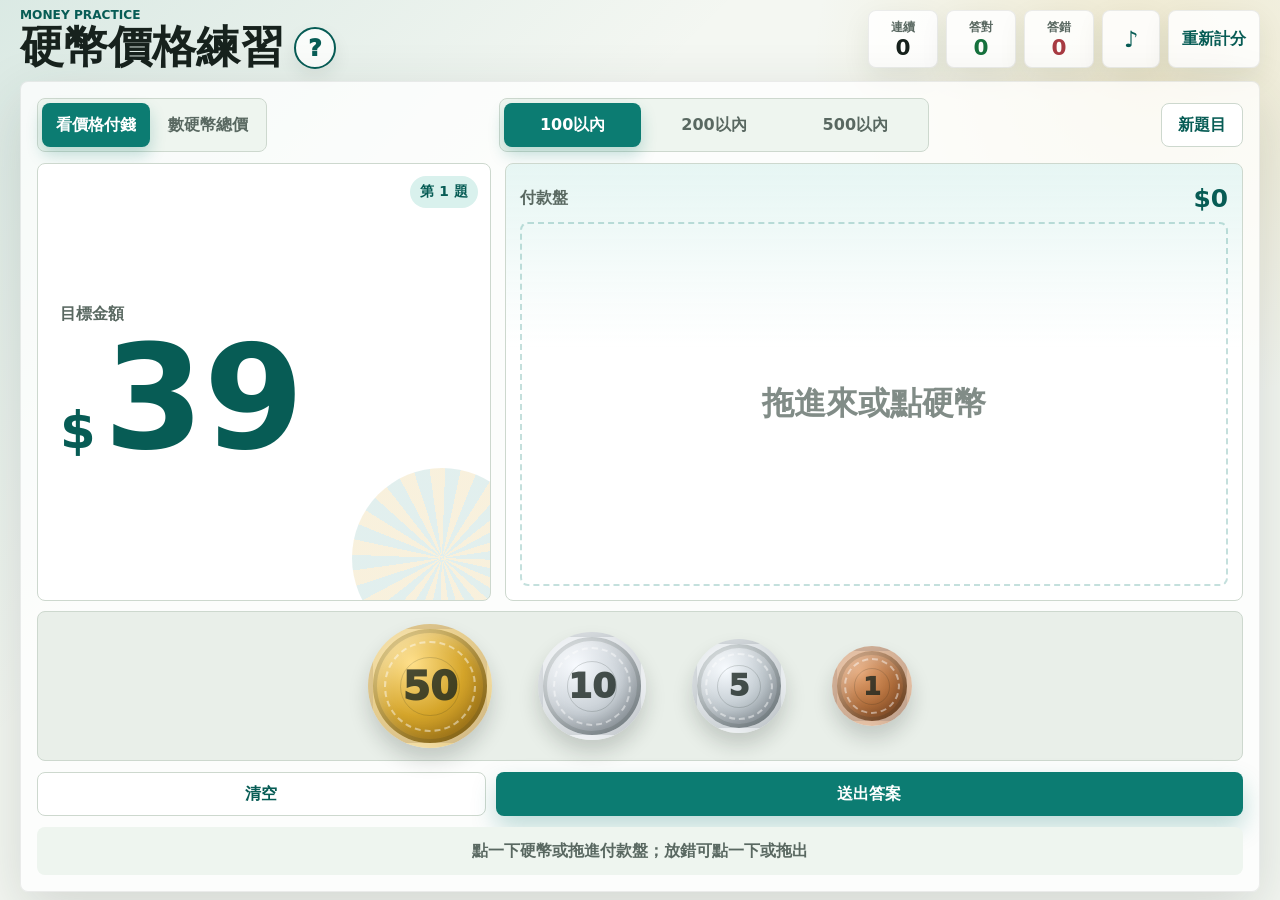
<file: index.html>
<!doctype html>
<html lang="zh-Hant">
  <head>
    <meta charset="utf-8" />
    <meta name="viewport" content="width=device-width, initial-scale=1, viewport-fit=cover" />
    <title>硬幣價格練習</title>
    <meta name="theme-color" content="#0c7c72" />
    <meta name="apple-mobile-web-app-capable" content="yes" />
    <meta name="apple-mobile-web-app-title" content="硬幣練習" />
    <meta name="apple-mobile-web-app-status-bar-style" content="black-translucent" />
    <link rel="manifest" href="manifest.webmanifest" />
    <link rel="apple-touch-icon" href="icons/apple-touch-icon.png" />
    <link rel="stylesheet" href="styles.css" />
  </head>
  <body>
    <div class="app-shell">
      <header class="topbar">
        <div class="brand-block">
          <p class="eyebrow">Money Practice</p>
          <div class="title-row">
            <h1>硬幣價格練習</h1>
            <button id="helpButton" class="help-button" type="button" aria-label="開啟說明" title="開啟說明">?</button>
          </div>
        </div>
        <div class="scoreboard" aria-label="答題統計">
          <div>
            <span class="score-label">連續</span>
            <strong id="streak">0</strong>
          </div>
          <div class="stat-correct">
            <span class="score-label">答對</span>
            <strong id="correctCount">0</strong>
          </div>
          <div class="stat-wrong">
            <span class="score-label">答錯</span>
            <strong id="wrongCount">0</strong>
          </div>
          <button id="soundToggle" class="icon-button" type="button" aria-pressed="false" aria-label="音效開關" title="音效開關">
            <span id="soundIcon" aria-hidden="true">♪</span>
          </button>
          <button id="resetScoreButton" class="reset-button" type="button">重新計分</button>
        </div>
      </header>

      <main class="game-board" aria-live="polite">
        <section class="control-strip" aria-label="遊戲模式">
          <div class="mode-tabs" role="tablist" aria-label="選擇練習模式">
            <button id="payMode" class="mode-tab is-active" type="button" role="tab" aria-selected="true">
              看價格付錢
            </button>
            <button id="countMode" class="mode-tab" type="button" role="tab" aria-selected="false">
              數硬幣總價
            </button>
          </div>
          <div class="range-tabs" role="group" aria-label="選擇金額區段">
            <button class="range-tab is-active" type="button" data-range="under100">100以內</button>
            <button class="range-tab" type="button" data-range="under200">200以內</button>
            <button class="range-tab" type="button" data-range="under500">500以內</button>
          </div>
          <button id="newRoundButton" class="text-button" type="button">新題目</button>
        </section>

        <section class="play-area">
          <div class="challenge-panel">
            <div class="round-chip">第 <span id="roundNumber">1</span> 題</div>
            <div id="payChallenge" class="challenge-view">
              <p class="task-label">目標金額</p>
              <div class="price-card">
                <span class="currency">$</span>
                <strong id="targetAmount">0</strong>
              </div>
            </div>
            <div id="countChallenge" class="challenge-view is-hidden">
              <p class="task-label">硬幣總價</p>
              <div id="questionCoins" class="question-coins" aria-label="題目硬幣"></div>
            </div>
          </div>

          <div class="workspace">
            <div id="dropZone" class="drop-zone" aria-label="付款盤">
              <div class="drop-zone-head">
                <span id="dropZoneTitle">付款盤</span>
                <strong id="currentTotal">$0</strong>
              </div>
              <div id="placedCoins" class="placed-coins"></div>
              <div id="emptyHint" class="empty-hint">拖進來或點硬幣</div>
            </div>

            <div id="answerPanel" class="answer-panel is-hidden" aria-label="輸入答案">
              <div class="answer-display">
                <span>你的答案</span>
                <strong><span id="answerValue">0</span></strong>
              </div>
              <div class="number-pad">
                <button type="button" data-number="1">1</button>
                <button type="button" data-number="2">2</button>
                <button type="button" data-number="3">3</button>
                <button type="button" data-number="4">4</button>
                <button type="button" data-number="5">5</button>
                <button type="button" data-number="6">6</button>
                <button type="button" data-number="7">7</button>
                <button type="button" data-number="8">8</button>
                <button type="button" data-number="9">9</button>
                <button type="button" data-action="backspace">⌫</button>
                <button type="button" data-number="0">0</button>
                <button type="button" data-action="clear">C</button>
              </div>
            </div>
          </div>
        </section>

        <section class="coin-bank" aria-label="可使用硬幣">
          <div class="coin-row">
            <button class="coin coin-50" type="button" data-coin="50" aria-label="50元硬幣">
              <span>50</span>
            </button>
            <button class="coin coin-10" type="button" data-coin="10" aria-label="10元硬幣">
              <span>10</span>
            </button>
            <button class="coin coin-5" type="button" data-coin="5" aria-label="5元硬幣">
              <span>5</span>
            </button>
            <button class="coin coin-1" type="button" data-coin="1" aria-label="1元硬幣">
              <span>1</span>
            </button>
          </div>
        </section>

        <section class="action-row" aria-label="作答操作">
          <button id="clearButton" class="tool-button" type="button">清空</button>
          <button id="checkButton" class="primary-button" type="button">送出答案</button>
        </section>

        <div id="feedback" class="feedback" role="status">準備開始</div>
      </main>
    </div>

    <script src="script.js"></script>
  </body>
</html>
</file>
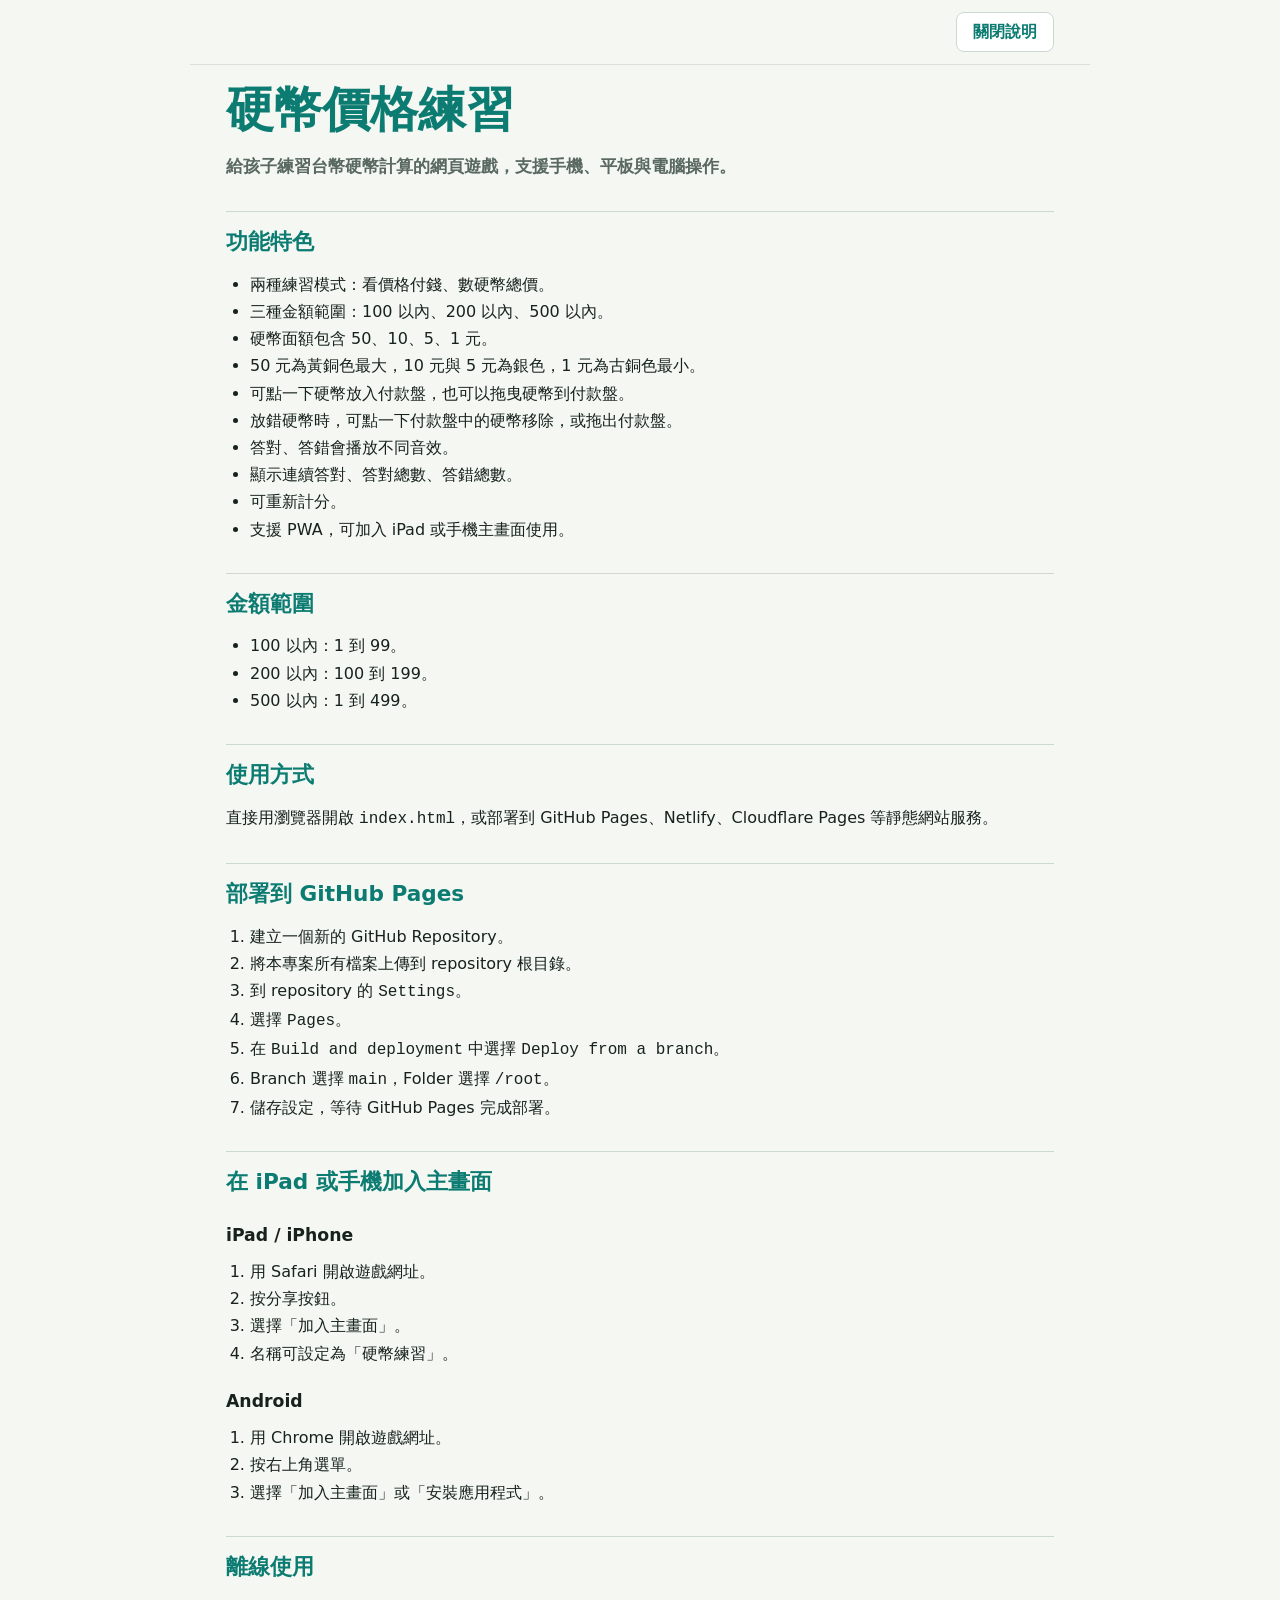
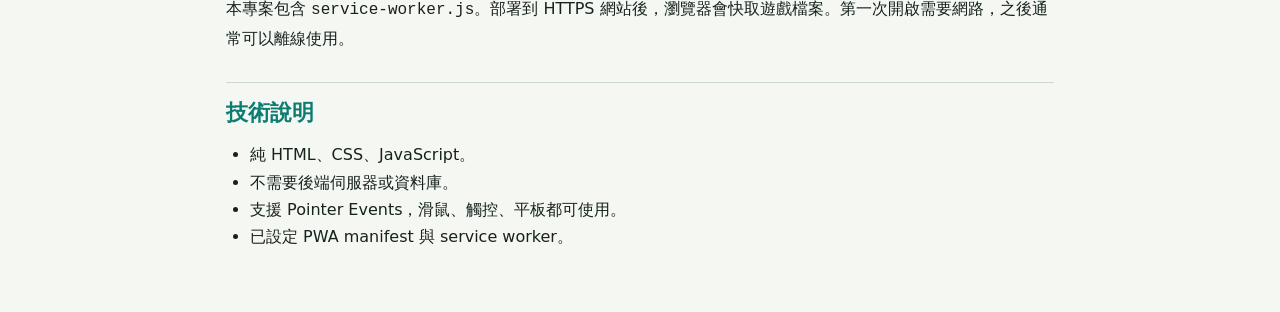
<file: readme.html>
<!doctype html>
<html lang="zh-Hant">
  <head>
    <meta charset="utf-8" />
    <meta name="viewport" content="width=device-width, initial-scale=1" />
    <title>硬幣價格練習 - 說明</title>
    <style>
      :root {
        color-scheme: light;
        --bg: #f4f7f2;
        --ink: #17221d;
        --muted: #596861;
        --accent: #0c7c72;
        --line: #cdd8ce;
        font-family: "Segoe UI", "Noto Sans TC", system-ui, sans-serif;
      }

      * {
        box-sizing: border-box;
      }

      body {
        margin: 0;
        background: var(--bg);
        color: var(--ink);
        line-height: 1.7;
      }

      main {
        width: min(900px, 100%);
        margin: 0 auto;
        padding: 24px clamp(16px, 4vw, 36px) 48px;
      }

      h1 {
        margin: 0 0 16px;
        color: var(--accent);
        font-size: clamp(2rem, 6vw, 3rem);
        line-height: 1.1;
      }

      h2 {
        margin: 30px 0 10px;
        padding-top: 12px;
        border-top: 1px solid var(--line);
        color: var(--accent);
        font-size: 1.35rem;
      }

      h3 {
        margin: 20px 0 8px;
        font-size: 1.08rem;
      }

      p {
        margin: 0 0 12px;
      }

      ul,
      ol {
        margin: 8px 0 14px;
        padding-left: 1.5rem;
      }

      code,
      pre {
        font-family: Consolas, "Courier New", monospace;
      }

      pre {
        overflow: auto;
        padding: 12px;
        border: 1px solid var(--line);
        border-radius: 8px;
        background: #fff;
      }

      .lead {
        color: var(--muted);
        font-size: 1.08rem;
        font-weight: 700;
      }

      .close-row {
        position: sticky;
        top: 0;
        z-index: 1;
        margin: -24px calc(clamp(16px, 4vw, 36px) * -1) 18px;
        padding: 12px clamp(16px, 4vw, 36px);
        display: flex;
        justify-content: flex-end;
        background: rgba(244, 247, 242, 0.94);
        backdrop-filter: blur(8px);
        border-bottom: 1px solid rgba(205, 216, 206, 0.7);
      }

      button {
        min-height: 40px;
        padding: 0 16px;
        border: 1px solid var(--line);
        border-radius: 8px;
        background: #fff;
        color: var(--accent);
        cursor: pointer;
        font: inherit;
        font-weight: 900;
      }
    </style>
  </head>
  <body>
    <main>
      <div class="close-row">
        <button type="button" onclick="window.close()">關閉說明</button>
      </div>

      <h1>硬幣價格練習</h1>
      <p class="lead">給孩子練習台幣硬幣計算的網頁遊戲，支援手機、平板與電腦操作。</p>

      <h2>功能特色</h2>
      <ul>
        <li>兩種練習模式：看價格付錢、數硬幣總價。</li>
        <li>三種金額範圍：100 以內、200 以內、500 以內。</li>
        <li>硬幣面額包含 50、10、5、1 元。</li>
        <li>50 元為黃銅色最大，10 元與 5 元為銀色，1 元為古銅色最小。</li>
        <li>可點一下硬幣放入付款盤，也可以拖曳硬幣到付款盤。</li>
        <li>放錯硬幣時，可點一下付款盤中的硬幣移除，或拖出付款盤。</li>
        <li>答對、答錯會播放不同音效。</li>
        <li>顯示連續答對、答對總數、答錯總數。</li>
        <li>可重新計分。</li>
        <li>支援 PWA，可加入 iPad 或手機主畫面使用。</li>
      </ul>

      <h2>金額範圍</h2>
      <ul>
        <li>100 以內：1 到 99。</li>
        <li>200 以內：100 到 199。</li>
        <li>500 以內：1 到 499。</li>
      </ul>

      <h2>使用方式</h2>
      <p>直接用瀏覽器開啟 <code>index.html</code>，或部署到 GitHub Pages、Netlify、Cloudflare Pages 等靜態網站服務。</p>

      <h2>部署到 GitHub Pages</h2>
      <ol>
        <li>建立一個新的 GitHub Repository。</li>
        <li>將本專案所有檔案上傳到 repository 根目錄。</li>
        <li>到 repository 的 <code>Settings</code>。</li>
        <li>選擇 <code>Pages</code>。</li>
        <li>在 <code>Build and deployment</code> 中選擇 <code>Deploy from a branch</code>。</li>
        <li>Branch 選擇 <code>main</code>，Folder 選擇 <code>/root</code>。</li>
        <li>儲存設定，等待 GitHub Pages 完成部署。</li>
      </ol>

      <h2>在 iPad 或手機加入主畫面</h2>
      <h3>iPad / iPhone</h3>
      <ol>
        <li>用 Safari 開啟遊戲網址。</li>
        <li>按分享按鈕。</li>
        <li>選擇「加入主畫面」。</li>
        <li>名稱可設定為「硬幣練習」。</li>
      </ol>

      <h3>Android</h3>
      <ol>
        <li>用 Chrome 開啟遊戲網址。</li>
        <li>按右上角選單。</li>
        <li>選擇「加入主畫面」或「安裝應用程式」。</li>
      </ol>

      <h2>離線使用</h2>
      <p>本專案包含 <code>service-worker.js</code>。部署到 HTTPS 網站後，瀏覽器會快取遊戲檔案。第一次開啟需要網路，之後通常可以離線使用。</p>

      <h2>技術說明</h2>
      <ul>
        <li>純 HTML、CSS、JavaScript。</li>
        <li>不需要後端伺服器或資料庫。</li>
        <li>支援 Pointer Events，滑鼠、觸控、平板都可使用。</li>
        <li>已設定 PWA manifest 與 service worker。</li>
      </ul>
    </main>
  </body>
</html>
</file>
<file: styles.css>
:root {
  color-scheme: light;
  --bg: #f4f7f2;
  --ink: #17221d;
  --muted: #596861;
  --panel: #ffffff;
  --panel-2: #eef5ef;
  --line: #cdd8ce;
  --accent: #0c7c72;
  --accent-strong: #075c55;
  --accent-soft: #d9f1ed;
  --danger: #a83b42;
  --success: #16713d;
  --coin-gold: #d5a52a;
  --coin-gold-dark: #9a6b10;
  --coin-silver: #c9d0d6;
  --coin-silver-dark: #7f8a92;
  --coin-bronze: #b46f3b;
  --coin-bronze-dark: #74401f;
  --shadow: 0 20px 60px rgba(35, 52, 42, 0.16);
  font-family: "Segoe UI", "Noto Sans TC", system-ui, sans-serif;
}

* {
  box-sizing: border-box;
}

html,
body {
  height: 100%;
  min-height: 100%;
}

body {
  margin: 0;
  background:
    linear-gradient(135deg, rgba(12, 124, 114, 0.11), transparent 34%),
    radial-gradient(circle at 90% 8%, rgba(213, 165, 42, 0.18), transparent 24%),
    var(--bg);
  color: var(--ink);
  -webkit-tap-highlight-color: transparent;
  overflow: hidden;
  overscroll-behavior: none;
}

button,
input {
  font: inherit;
}

button {
  border: 0;
  color: inherit;
}

.app-shell {
  width: 100%;
  height: 100svh;
  min-height: 0;
  margin: 0 auto;
  padding:
    max(8px, env(safe-area-inset-top))
    clamp(8px, 1.8vw, 20px)
    max(8px, env(safe-area-inset-bottom));
  display: flex;
  flex-direction: column;
  gap: clamp(6px, 1.2vh, 12px);
  overflow: auto;
  overscroll-behavior: contain;
}

.topbar {
  flex: 0 0 auto;
  display: flex;
  justify-content: space-between;
  align-items: center;
  gap: 16px;
}

.eyebrow {
  margin: 0 0 3px;
  color: var(--accent-strong);
  font-size: 0.76rem;
  font-weight: 800;
  letter-spacing: 0;
  text-transform: uppercase;
}

.title-row {
  display: flex;
  align-items: center;
  gap: 10px;
}

h1 {
  margin: 0;
  font-size: clamp(1.55rem, 3.4vw, 2.75rem);
  line-height: 1.04;
}

.help-button {
  width: clamp(32px, 4vw, 42px);
  height: clamp(32px, 4vw, 42px);
  flex: 0 0 auto;
  display: grid;
  place-items: center;
  border: 2px solid var(--accent-strong);
  border-radius: 50%;
  background: rgba(255, 255, 255, 0.78);
  color: var(--accent-strong);
  cursor: pointer;
  font-size: clamp(1.1rem, 2.2vw, 1.45rem);
  font-weight: 950;
  line-height: 1;
  box-shadow: 0 8px 18px rgba(24, 46, 35, 0.08);
}

.scoreboard {
  display: flex;
  align-items: stretch;
  gap: 8px;
}

.scoreboard > div,
.icon-button,
.reset-button {
  min-width: 70px;
  min-height: clamp(48px, 7vh, 58px);
  border: 1px solid rgba(23, 34, 29, 0.08);
  border-radius: 8px;
  background: rgba(255, 255, 255, 0.86);
  box-shadow: 0 10px 28px rgba(24, 46, 35, 0.08);
}

.scoreboard > div {
  padding: 8px 12px;
  display: grid;
  place-items: center;
}

.score-label {
  color: var(--muted);
  font-size: 0.78rem;
  font-weight: 700;
}

.scoreboard strong {
  font-size: 1.35rem;
  line-height: 1;
}

.stat-correct strong {
  color: var(--success);
}

.stat-wrong strong {
  color: var(--danger);
}

.icon-button {
  width: 58px;
  min-width: 58px;
  cursor: pointer;
  color: var(--accent-strong);
  font-size: 1.4rem;
}

.icon-button.is-muted {
  color: var(--muted);
}

.reset-button {
  min-width: 92px;
  padding: 0 12px;
  cursor: pointer;
  color: var(--accent-strong);
  font-weight: 900;
  white-space: nowrap;
}

.game-board {
  flex: 1;
  min-height: 0;
  display: flex;
  flex-direction: column;
  gap: clamp(6px, 1.2vh, 12px);
  border: 1px solid rgba(23, 34, 29, 0.08);
  border-radius: 8px;
  background: rgba(255, 255, 255, 0.74);
  box-shadow: var(--shadow);
  padding: clamp(8px, 1.5vw, 16px);
  overflow: hidden;
}

.control-strip {
  flex: 0 0 auto;
  display: flex;
  align-items: center;
  justify-content: space-between;
  gap: 12px;
}

.mode-tabs,
.range-tabs {
  display: grid;
  gap: 4px;
  padding: 4px;
  border: 1px solid var(--line);
  border-radius: 8px;
  background: var(--panel-2);
}

.mode-tabs {
  grid-template-columns: repeat(2, minmax(0, 1fr));
}

.range-tabs {
  flex: 1;
  max-width: 430px;
  grid-template-columns: repeat(3, minmax(0, 1fr));
}

.mode-tab,
.range-tab,
.text-button,
.tool-button,
.primary-button {
  min-height: clamp(38px, 6vh, 44px);
  border-radius: 8px;
  cursor: pointer;
  font-weight: 800;
  transition: transform 140ms ease, background 140ms ease, color 140ms ease, box-shadow 140ms ease;
}

.mode-tab,
.range-tab {
  padding: 0 14px;
  background: transparent;
  color: var(--muted);
  white-space: nowrap;
}

.mode-tab.is-active,
.range-tab.is-active {
  background: var(--accent);
  color: #fff;
  box-shadow: 0 8px 16px rgba(12, 124, 114, 0.24);
}

.text-button,
.tool-button {
  padding: 0 16px;
  border: 1px solid var(--line);
  background: #fff;
  color: var(--accent-strong);
  white-space: nowrap;
}

.primary-button {
  padding: 0 22px;
  background: var(--accent);
  color: #fff;
  box-shadow: 0 12px 24px rgba(12, 124, 114, 0.25);
  white-space: nowrap;
}

@media (hover: hover) {
  .mode-tab:hover,
  .range-tab:hover,
  .text-button:hover,
  .tool-button:hover,
  .primary-button:hover,
  .icon-button:hover,
  .help-button:hover {
    transform: translateY(-1px);
  }
}

.play-area {
  flex: 1 1 auto;
  min-height: 0;
  display: grid;
  grid-template-columns: minmax(270px, 0.86fr) minmax(320px, 1.4fr);
  gap: 14px;
}

.challenge-panel,
.drop-zone,
.answer-panel {
  border: 1px solid var(--line);
  border-radius: 8px;
  background: var(--panel);
}

.challenge-panel {
  min-height: 0;
  padding: clamp(14px, 2.4vw, 22px);
  display: grid;
  align-content: center;
  gap: 18px;
  position: relative;
  overflow: hidden;
}

.challenge-panel::before {
  content: "";
  position: absolute;
  inset: auto -42px -48px auto;
  width: 180px;
  aspect-ratio: 1;
  border-radius: 50%;
  background: repeating-conic-gradient(from 22deg, rgba(12, 124, 114, 0.12) 0 10deg, rgba(213, 165, 42, 0.16) 10deg 20deg);
  pointer-events: none;
}

.round-chip {
  position: absolute;
  top: 12px;
  right: 12px;
  padding: 7px 10px;
  border-radius: 999px;
  background: var(--accent-soft);
  color: var(--accent-strong);
  font-size: 0.86rem;
  font-weight: 900;
}

.challenge-view {
  position: relative;
  z-index: 1;
}

.task-label {
  margin: 0 0 12px;
  color: var(--muted);
  font-weight: 900;
}

.price-card {
  display: flex;
  align-items: baseline;
  gap: 8px;
  color: var(--accent-strong);
}

.price-card .currency {
  font-size: clamp(2rem, 6vw, 3.2rem);
  font-weight: 900;
}

.price-card strong {
  font-size: clamp(5rem, 17vw, 9rem);
  line-height: 0.85;
}

.question-coins {
  min-height: 0;
  height: 100%;
  display: flex;
  align-content: center;
  align-items: center;
  justify-content: center;
  flex-wrap: wrap;
  gap: clamp(14px, 2vw, 22px);
  padding: 16px 0;
}

.workspace {
  min-width: 0;
  min-height: 0;
  display: grid;
}

.drop-zone,
.answer-panel {
  min-height: 0;
  grid-area: 1 / 1;
}

.drop-zone {
  padding: 14px;
  display: flex;
  flex-direction: column;
  gap: 12px;
  background:
    linear-gradient(180deg, rgba(217, 241, 237, 0.65), transparent 42%),
    #fff;
  position: relative;
}

.drop-zone.is-ready {
  outline: 3px solid rgba(12, 124, 114, 0.24);
  outline-offset: -6px;
}

.drop-zone.is-removing {
  outline: 3px solid rgba(168, 59, 66, 0.28);
  outline-offset: -6px;
}

.drop-zone-head,
.answer-display {
  display: flex;
  align-items: center;
  justify-content: space-between;
  gap: 12px;
  min-height: 42px;
  color: var(--muted);
  font-weight: 900;
}

.drop-zone-head strong,
.answer-display strong {
  color: var(--accent-strong);
  font-size: 1.55rem;
}

.placed-coins {
  flex: 1;
  min-height: 0;
  display: flex;
  align-content: flex-start;
  align-items: flex-start;
  flex-wrap: wrap;
  gap: 10px;
  padding: 8px;
}

.empty-hint {
  position: absolute;
  inset: 58px 14px 14px;
  display: grid;
  place-items: center;
  border: 2px dashed rgba(12, 124, 114, 0.24);
  border-radius: 8px;
  color: rgba(89, 104, 97, 0.76);
  font-size: clamp(1.2rem, 4vw, 2rem);
  font-weight: 900;
  pointer-events: none;
}

.drop-zone.has-coins .empty-hint {
  display: none;
}

.answer-panel {
  padding: clamp(14px, 2vw, 20px);
  display: flex;
  flex-direction: column;
  justify-content: space-between;
  gap: 14px;
  background: #fff;
}

.answer-display {
  min-height: clamp(130px, 22vh, 190px);
  flex-direction: column;
  align-items: center;
  justify-content: center;
  gap: 4px;
}

.answer-display > span {
  font-size: 1rem;
}

.answer-display strong {
  font-size: clamp(4rem, 8vw, 6.6rem);
  line-height: 0.95;
}

.answer-display strong span {
  font-size: inherit;
}

.number-pad {
  flex: 0 0 auto;
  display: grid;
  grid-template-columns: repeat(3, minmax(0, 1fr));
  grid-template-rows: repeat(4, minmax(44px, 58px));
  gap: 7px;
}

.number-pad button {
  min-height: 44px;
  border-radius: 8px;
  background: var(--panel-2);
  color: var(--ink);
  font-size: clamp(1.15rem, 2.8vw, 1.55rem);
  font-weight: 900;
  cursor: pointer;
}

.coin-bank {
  flex: 0 0 auto;
  min-height: clamp(104px, 15vh, 164px);
  display: flex;
  align-items: center;
  justify-content: center;
  padding: 12px clamp(14px, 2.6vw, 24px);
  border-radius: 8px;
  background: #e9efe9;
  border: 1px solid var(--line);
}

.coin-row {
  width: 100%;
  min-width: 0;
  display: flex;
  align-items: center;
  justify-content: center;
  gap: clamp(16px, 4.4vw, 46px);
}

.coin {
  --coin-size: 64px;
  width: var(--coin-size);
  height: var(--coin-size);
  flex: 0 0 auto;
  display: grid;
  place-items: center;
  border-radius: 50%;
  border: 5px solid rgba(255, 255, 255, 0.48);
  box-shadow:
    inset 0 0 0 4px rgba(23, 34, 29, 0.12),
    inset -8px -10px 18px rgba(0, 0, 0, 0.16),
    inset 8px 10px 18px rgba(255, 255, 255, 0.36),
    0 12px 20px rgba(23, 34, 29, 0.18);
  color: rgba(23, 34, 29, 0.78);
  font-size: calc(var(--coin-size) * 0.32);
  font-weight: 950;
  line-height: 1;
  cursor: grab;
  touch-action: none;
  user-select: none;
  position: relative;
}

.coin::before,
.coin::after {
  content: "";
  position: absolute;
  border-radius: 50%;
  pointer-events: none;
}

.coin::before {
  inset: 10%;
  border: 2px dashed rgba(255, 255, 255, 0.45);
}

.coin::after {
  inset: 24%;
  border: 1px solid rgba(23, 34, 29, 0.16);
}

.coin span {
  position: relative;
  z-index: 1;
}

.coin:active {
  cursor: grabbing;
}

.coin-50 {
  --coin-size: clamp(96px, 11vw, 124px);
  background: radial-gradient(circle at 34% 30%, #ffe08a, var(--coin-gold) 48%, var(--coin-gold-dark) 100%);
}

.coin-10 {
  --coin-size: clamp(84px, 9.6vw, 108px);
  background: radial-gradient(circle at 34% 30%, #f8fbff, var(--coin-silver) 50%, var(--coin-silver-dark) 100%);
}

.coin-5 {
  --coin-size: clamp(74px, 8.4vw, 94px);
  background: radial-gradient(circle at 34% 30%, #f7fbff, #bec7cd 52%, #78838b 100%);
}

.coin-1 {
  --coin-size: clamp(64px, 7.4vw, 80px);
  background: radial-gradient(circle at 34% 30%, #e2a06d, var(--coin-bronze) 52%, var(--coin-bronze-dark) 100%);
}

.question-coins .coin {
  --coin-size: 74px;
  cursor: default;
}

.placed-coins .coin {
  --coin-size: 58px;
  cursor: grab;
}

.placed-coins .coin-50 {
  --coin-size: 76px;
}

.question-coins .coin-50 {
  --coin-size: 104px;
}

.placed-coins .coin-10 {
  --coin-size: 66px;
}

.question-coins .coin-10 {
  --coin-size: 90px;
}

.placed-coins .coin-5 {
  --coin-size: 58px;
}

.question-coins .coin-5 {
  --coin-size: 78px;
}

.placed-coins .coin-1 {
  --coin-size: 50px;
}

.question-coins .coin-1 {
  --coin-size: 66px;
}

.drag-ghost {
  position: fixed;
  left: 0;
  top: 0;
  z-index: 1000;
  pointer-events: none;
  opacity: 0.94;
  transform: translate3d(-999px, -999px, 0);
}

.drag-ghost .coin {
  cursor: grabbing;
}

.action-row {
  flex: 0 0 auto;
  display: grid;
  grid-template-columns: minmax(96px, 0.75fr) minmax(150px, 1.25fr);
  gap: 10px;
}

.feedback {
  flex: 0 0 auto;
  min-height: clamp(38px, 6vh, 48px);
  display: flex;
  align-items: center;
  justify-content: center;
  padding: 10px 14px;
  border-radius: 8px;
  background: var(--panel-2);
  color: var(--muted);
  font-weight: 900;
  text-align: center;
}

.feedback.is-correct {
  background: #e0f2e6;
  color: var(--success);
}

.feedback.is-wrong {
  background: #f8e2e4;
  color: var(--danger);
}

.is-hidden {
  display: none !important;
}

@media (max-width: 760px) {
  .app-shell {
    gap: clamp(6px, 1vh, 10px);
  }

  .topbar {
    align-items: flex-start;
    flex-direction: column;
    gap: 6px;
  }

  .eyebrow {
    display: none;
  }

  h1 {
    font-size: clamp(1.45rem, 6vw, 1.9rem);
  }

  .help-button {
    width: 34px;
    height: 34px;
    font-size: 1.15rem;
  }

  .scoreboard {
    width: 100%;
    display: grid;
    grid-template-columns: repeat(3, minmax(0, 1fr)) 50px minmax(82px, 0.9fr);
    gap: 6px;
  }

  .scoreboard > div {
    min-width: 0;
    min-height: 42px;
    padding: 4px 6px;
  }

  .icon-button,
  .reset-button {
    min-height: 42px;
  }

  .icon-button {
    width: 50px;
    min-width: 50px;
  }

  .reset-button {
    min-width: 0;
    padding: 0 8px;
    font-size: 0.82rem;
  }

  .score-label {
    font-size: 0.68rem;
  }

  .scoreboard strong {
    font-size: 1.12rem;
  }

  .control-strip {
    align-items: stretch;
    flex-direction: column;
    gap: 6px;
  }

  .mode-tab,
  .range-tab,
  .text-button,
  .tool-button,
  .primary-button {
    min-height: 36px;
  }

  .range-tabs {
    max-width: none;
  }

  .play-area {
    flex: 0 0 auto;
    min-height: auto;
    grid-template-columns: 1fr;
  }

  .game-board {
    overflow: visible;
  }

  .challenge-panel {
    min-height: clamp(150px, 24vh, 230px);
  }

  body[data-mode="pay"] .challenge-panel {
    position: relative;
    top: auto;
    z-index: 1;
    min-height: clamp(88px, 14vh, 118px);
    padding: 8px 12px;
    align-content: center;
    box-shadow: none;
  }

  body[data-mode="pay"] .task-label {
    margin-bottom: 4px;
  }

  body[data-mode="pay"] .price-card {
    justify-content: center;
  }

  body[data-mode="pay"] .price-card .currency {
    font-size: clamp(1.45rem, 7vw, 2rem);
  }

  body[data-mode="pay"] .price-card strong {
    font-size: clamp(3.1rem, 16vw, 4.5rem);
    line-height: 0.9;
  }

  body[data-mode="pay"] .round-chip {
    top: 8px;
    right: 8px;
    padding: 5px 8px;
    font-size: 0.76rem;
  }

  .price-card strong {
    font-size: clamp(4.2rem, 24vw, 7.4rem);
  }

  .workspace {
    min-height: clamp(230px, 34vh, 330px);
  }

  body[data-mode="pay"] .workspace {
    min-height: clamp(112px, 18vh, 170px);
  }

  body[data-mode="pay"] .placed-coins {
    min-height: 0;
    padding: 4px;
  }

  body[data-mode="pay"] .empty-hint {
    inset: 42px 10px 10px;
    font-size: clamp(1.05rem, 5vw, 1.45rem);
  }

  .question-coins {
    min-height: clamp(150px, 24vh, 220px);
  }

  .answer-display {
    min-height: 120px;
  }

  .answer-display strong {
    font-size: clamp(3.4rem, 15vw, 5.2rem);
  }

  .coin-bank {
    position: static;
    bottom: auto;
    z-index: auto;
    gap: 12px;
    padding: 12px;
    box-shadow: none;
  }

  body[data-mode="pay"] .coin-bank {
    min-height: clamp(96px, 14vh, 124px);
    padding: 8px;
  }

  .coin-row {
    justify-content: space-around;
    gap: 10px;
  }

  .action-row {
    grid-template-columns: minmax(92px, 0.8fr) minmax(142px, 1.2fr);
  }

  .primary-button {
    grid-column: auto;
  }

  body[data-mode="pay"] .action-row {
    grid-template-columns: minmax(92px, 0.8fr) minmax(142px, 1.2fr);
  }

  body[data-mode="pay"] .primary-button {
    grid-column: auto;
  }

  body[data-mode="pay"] .feedback {
    min-height: 36px;
    padding: 6px 10px;
    font-size: 0.92rem;
    line-height: 1.3;
  }
}

@media (max-width: 600px) {
  .coin-bank {
    min-height: clamp(96px, 15vh, 130px);
  }

  .coin-row {
    width: 100%;
  }
}

@media (max-width: 420px) {
  .mode-tab,
  .range-tab {
    padding: 0 8px;
    font-size: 0.92rem;
  }

  .coin-bank {
    min-height: clamp(92px, 14vh, 122px);
  }

  .question-coins .coin-50 {
    --coin-size: 84px;
  }

  .question-coins .coin-10 {
    --coin-size: 74px;
  }

  .question-coins .coin-5 {
    --coin-size: 64px;
  }

  .question-coins .coin-1 {
    --coin-size: 56px;
  }

  .coin-50 {
    --coin-size: 72px;
  }

  .coin-10 {
    --coin-size: 62px;
  }

  .coin-5 {
    --coin-size: 56px;
  }

  .coin-1 {
    --coin-size: 48px;
  }
}

@media (max-height: 760px) {
  .app-shell {
    padding:
      max(6px, env(safe-area-inset-top))
      clamp(6px, 1.2vw, 14px)
      max(6px, env(safe-area-inset-bottom));
  }

  .eyebrow {
    display: none;
  }

  h1 {
    font-size: clamp(1.35rem, 2.8vw, 2.1rem);
  }

  .help-button {
    width: 32px;
    height: 32px;
  }

  .scoreboard > div,
  .icon-button,
  .reset-button {
    min-height: 44px;
  }

  .scoreboard > div {
    padding: 5px 9px;
  }

  .scoreboard strong {
    font-size: 1.15rem;
  }

  .score-label {
    font-size: 0.7rem;
  }

  .game-board {
    padding: clamp(6px, 1.1vw, 12px);
  }

  .coin-bank {
    min-height: clamp(116px, 17vh, 146px);
    padding: 8px clamp(10px, 2vw, 18px);
  }

  .coin-50 {
    --coin-size: clamp(82px, 8.5vw, 106px);
  }

  .coin-10 {
    --coin-size: clamp(72px, 7.4vw, 92px);
  }

  .coin-5 {
    --coin-size: clamp(64px, 6.4vw, 80px);
  }

  .coin-1 {
    --coin-size: clamp(56px, 5.6vw, 68px);
  }

  .question-coins .coin-50 {
    --coin-size: 88px;
  }

  .question-coins .coin-10 {
    --coin-size: 76px;
  }

  .question-coins .coin-5 {
    --coin-size: 66px;
  }

  .question-coins .coin-1 {
    --coin-size: 56px;
  }

  .answer-display {
    min-height: clamp(96px, 18vh, 140px);
  }

  .answer-display strong {
    font-size: clamp(3rem, 7vw, 5rem);
  }

  .number-pad {
    grid-template-rows: repeat(4, minmax(36px, 48px));
    gap: 6px;
  }

  .number-pad button {
    min-height: 36px;
  }

  .feedback {
    padding: 6px 10px;
  }
}

@media (max-width: 600px) and (max-height: 760px) {
  .coin-bank {
    min-height: clamp(88px, 14vh, 116px);
  }

  .coin-50 {
    --coin-size: 74px;
  }

  .coin-10 {
    --coin-size: 64px;
  }

  .coin-5 {
    --coin-size: 56px;
  }

  .coin-1 {
    --coin-size: 50px;
  }
}
</file>
